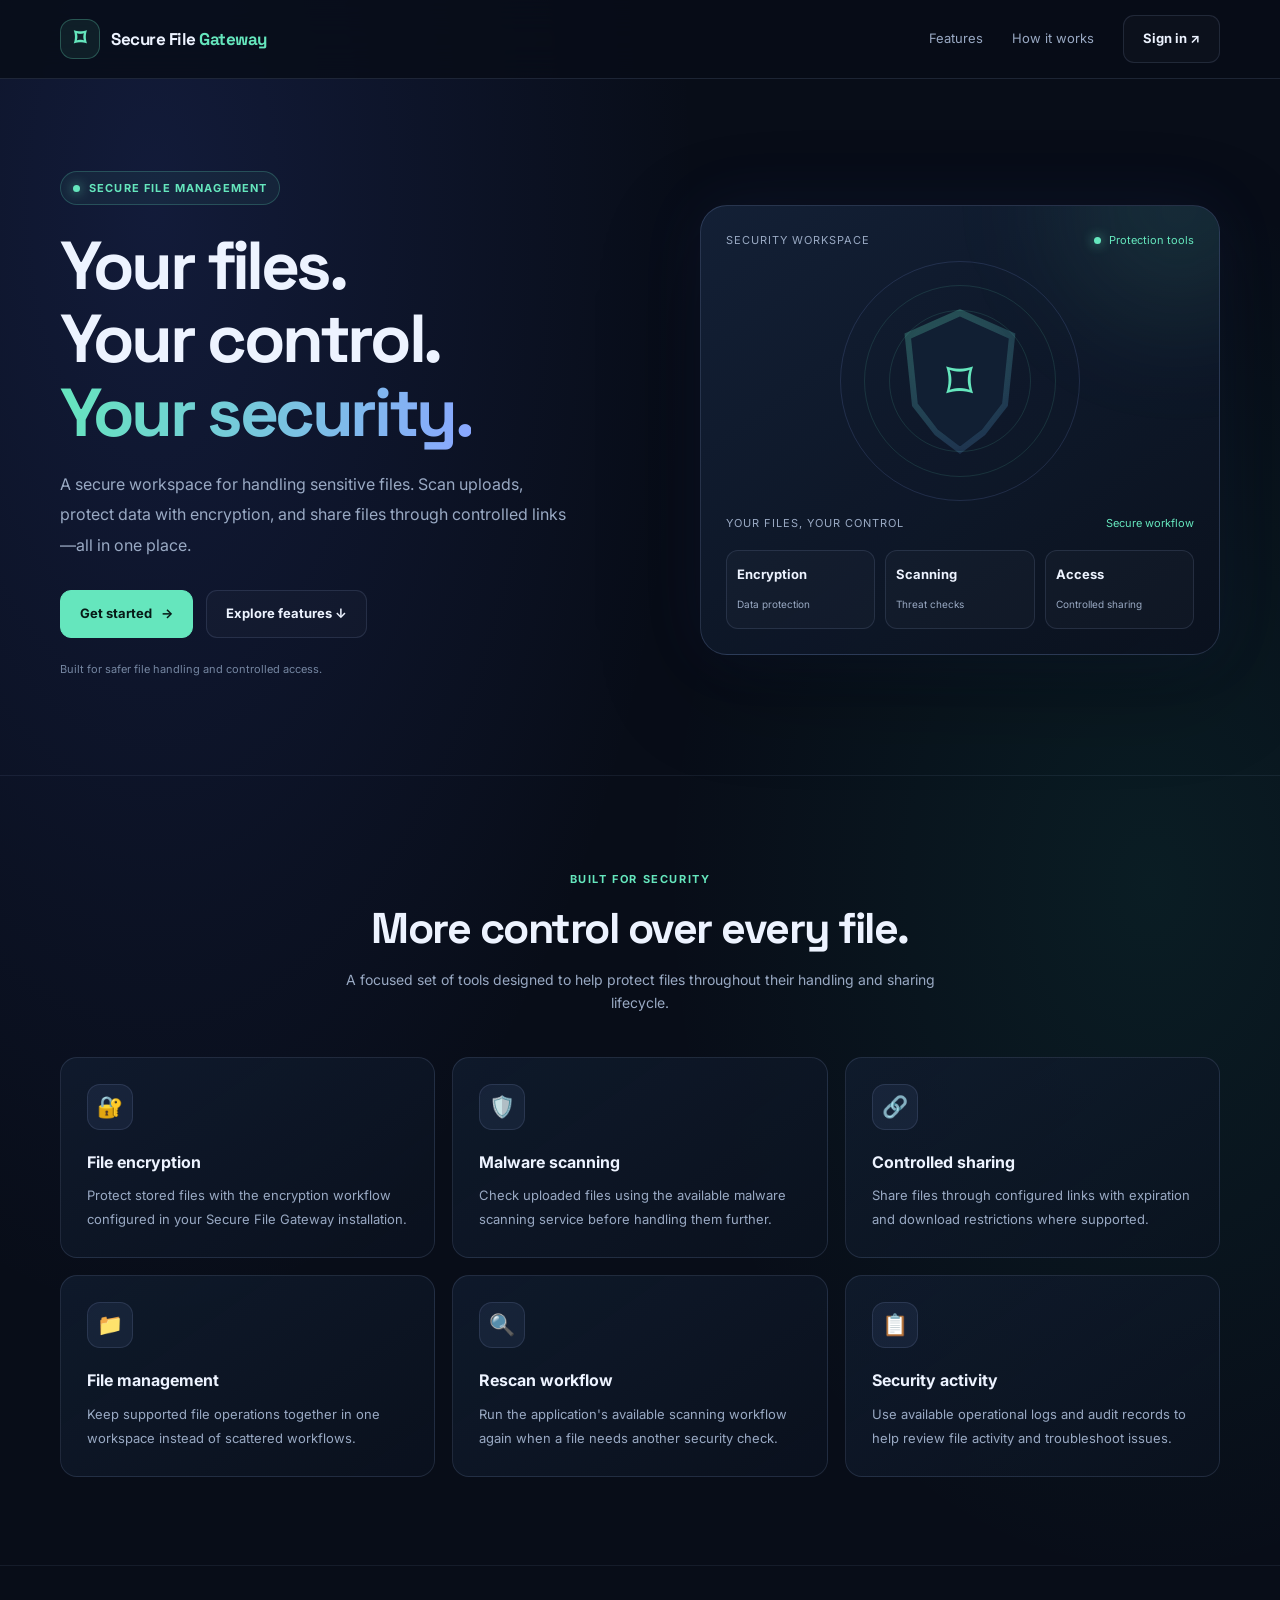
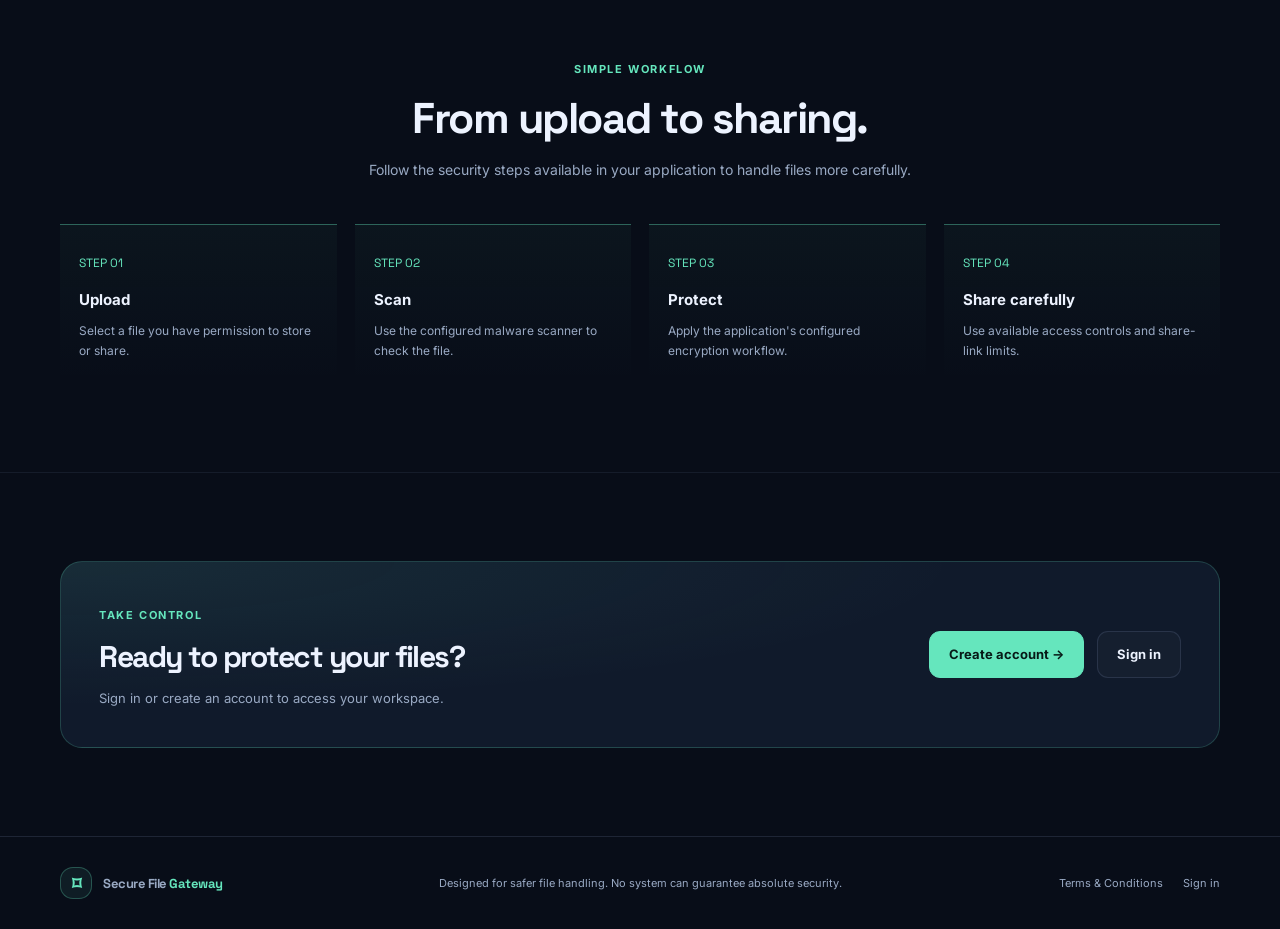
<file: templates/index.html>
<!DOCTYPE html>
<html lang="en">
<head>
    <meta charset="UTF-8">
    <meta name="viewport" content="width=device-width, initial-scale=1.0">
    <meta name="theme-color" content="#080d18">
    <meta name="description" content="Secure File Gateway helps you scan, encrypt, and share files with controlled access.">
    <title>Secure File Gateway | Protect What Matters</title>

    <link rel="preconnect" href="https://fonts.googleapis.com">
    <link rel="preconnect" href="https://fonts.gstatic.com" crossorigin>
    <link href="https://fonts.googleapis.com/css2?family=Inter:wght@400;500;600;700;800&family=Space+Grotesk:wght@400;500;600;700&display=swap" rel="stylesheet">

    <style>
        :root {
            color-scheme: dark;
            --bg: #080d18;
            --panel: #101a2b;
            --text: #edf3ff;
            --muted: #99a9c3;
            --blue: #8aa7ff;
            --green: #65e6bd;
            --border: rgba(155, 177, 220, .15);
        }

        * { box-sizing: border-box; }

        html {
            scroll-behavior: smooth;
            scroll-padding-top: 90px;
        }

        body {
            margin: 0;
            background:
                radial-gradient(ellipse at 12% 8%, rgba(65, 91, 210, .18), transparent 34%),
                radial-gradient(ellipse at 90% 35%, rgba(30, 190, 155, .09), transparent 30%),
                var(--bg);
            color: var(--text);
            font-family: 'Inter', sans-serif;
            line-height: 1.65;
        }

        a { color: inherit; text-decoration: none; }
        button, a { -webkit-tap-highlight-color: transparent; }

        .wrap {
            width: min(1160px, calc(100% - 44px));
            margin: auto;
        }

        .navbar {
            position: sticky;
            top: 0;
            z-index: 10;
            border-bottom: 1px solid var(--border);
            background: rgba(8, 13, 24, .82);
            backdrop-filter: blur(18px);
        }

        .nav-inner {
            min-height: 78px;
            display: flex;
            align-items: center;
            justify-content: space-between;
            gap: 24px;
        }

        .brand {
            display: flex;
            align-items: center;
            gap: 11px;
            font-family: 'Space Grotesk', sans-serif;
            font-weight: 700;
            font-size: 17px;
            letter-spacing: -.5px;
            white-space: nowrap;
        }

        .brand-icon {
            width: 40px;
            height: 40px;
            display: grid;
            place-items: center;
            border: 1px solid rgba(101, 230, 189, .28);
            border-radius: 13px;
            color: var(--green);
            background: rgba(101, 230, 189, .08);
            font-size: 23px;
        }

        .brand em {
            color: var(--green);
            font-style: normal;
        }

        .nav-links {
            display: flex;
            align-items: center;
            gap: 29px;
            font-size: 13px;
            color: var(--muted);
        }

        .nav-links a:hover { color: var(--text); }

        .button {
            display: inline-flex;
            justify-content: center;
            align-items: center;
            gap: 9px;
            padding: 12px 19px;
            border-radius: 11px;
            border: 1px solid var(--border);
            font-size: 13px;
            font-weight: 700;
            transition: transform .2s ease, background .2s ease, border-color .2s ease;
        }

        .button:hover { transform: translateY(-2px); }

        .button-primary {
            background: var(--green);
            color: #071a17;
            border-color: var(--green);
        }

        .button-primary:hover { background: #8af3d0; }

        .button-secondary {
            background: rgba(255,255,255,.025);
            color: var(--text);
        }

        .button-secondary:hover {
            background: rgba(255,255,255,.07);
            border-color: rgba(155,177,220,.32);
        }

        .hero {
            min-height: 610px;
            padding: 92px 0 86px;
            display: grid;
            grid-template-columns: 1.05fr .95fr;
            align-items: center;
            gap: 65px;
        }

        .eyebrow {
            display: inline-flex;
            align-items: center;
            gap: 9px;
            padding: 7px 12px;
            border: 1px solid rgba(101,230,189,.22);
            border-radius: 100px;
            background: rgba(101,230,189,.06);
            color: var(--green);
            font-size: 11px;
            font-weight: 700;
            letter-spacing: 1.15px;
            text-transform: uppercase;
        }

        .status-dot {
            width: 7px;
            height: 7px;
            border-radius: 50%;
            background: var(--green);
            box-shadow: 0 0 12px rgba(101,230,189,.8);
        }

        h1, h2, h3, p { margin-top: 0; }

        h1 {
            margin: 24px 0 20px;
            max-width: 650px;
            font-family: 'Space Grotesk', sans-serif;
            font-size: clamp(43px, 5.3vw, 69px);
            line-height: 1.08;
            letter-spacing: -3.4px;
        }

        .gradient-text {
            color: var(--green);
            background: linear-gradient(100deg, var(--green), var(--blue));
            background-clip: text;
            -webkit-background-clip: text;
            -webkit-text-fill-color: transparent;
        }

        .hero-copy {
            max-width: 510px;
            color: var(--muted);
            font-size: 16px;
            line-height: 1.9;
        }

        .hero-actions {
            display: flex;
            flex-wrap: wrap;
            gap: 13px;
            margin-top: 30px;
        }

        .hero-note {
            margin-top: 22px;
            color: #7586a1;
            font-size: 11px;
        }

        .visual {
            position: relative;
            padding: 25px;
            border: 1px solid rgba(143,167,221,.21);
            border-radius: 27px;
            background: linear-gradient(145deg, rgba(21,34,57,.9), rgba(10,17,30,.88));
            box-shadow: 0 30px 100px rgba(0,0,0,.3), 0 0 65px rgba(84,119,255,.08);
            overflow: hidden;
        }

        .visual::before {
            content: "";
            position: absolute;
            width: 240px;
            height: 240px;
            top: -120px;
            right: -80px;
            background: rgba(101,230,189,.09);
            filter: blur(55px);
            border-radius: 50%;
        }

        .visual-top, .visual-bottom {
            position: relative;
            display: flex;
            align-items: center;
            justify-content: space-between;
            gap: 12px;
        }

        .visual-label {
            color: var(--muted);
            font-size: 11px;
            letter-spacing: 1px;
            text-transform: uppercase;
        }

        .live {
            color: var(--green);
            font-size: 11px;
        }

        .shield-stage {
            position: relative;
            min-height: 265px;
            display: grid;
            place-items: center;
        }

        .orbit {
            position: absolute;
            width: 240px;
            height: 240px;
            border: 1px solid rgba(138,167,255,.15);
            border-radius: 50%;
            animation: rotate 24s linear infinite;
        }

        .orbit::before, .orbit::after {
            content: "";
            position: absolute;
            border: 1px solid rgba(101,230,189,.13);
            border-radius: 50%;
        }

        .orbit::before { inset: 23px; }
        .orbit::after { inset: 48px; }

        .shield {
            position: relative;
            width: 126px;
            height: 145px;
            display: grid;
            place-items: center;
            clip-path: polygon(50% 0, 94% 17%, 88% 67%, 70% 87%, 50% 100%, 30% 87%, 12% 67%, 6% 17%);
            background: linear-gradient(150deg, rgba(101,230,189,.24), rgba(93,126,255,.15));
            filter: drop-shadow(0 0 28px rgba(101,230,189,.15));
        }

        .shield-inner {
            width: 111px;
            height: 130px;
            display: grid;
            place-items: center;
            clip-path: polygon(50% 0, 94% 17%, 88% 67%, 70% 87%, 50% 100%, 30% 87%, 12% 67%, 6% 17%);
            background: #111f33;
            color: var(--green);
            font-size: 53px;
        }

        .visual-stats {
            position: relative;
            display: grid;
            grid-template-columns: repeat(3, 1fr);
            gap: 10px;
        }

        .stat {
            padding: 13px 10px;
            border: 1px solid var(--border);
            border-radius: 12px;
            background: rgba(255,255,255,.025);
        }

        .stat strong {
            display: block;
            font-size: 13px;
            margin-bottom: 3px;
        }

        .stat span {
            color: var(--muted);
            font-size: 10px;
        }

        .section {
            padding: 88px 0;
            border-top: 1px solid rgba(155,177,220,.09);
        }

        .section-heading {
            max-width: 650px;
            margin: 0 auto 43px;
            text-align: center;
        }

        .section-kicker {
            color: var(--green);
            font-size: 11px;
            font-weight: 700;
            letter-spacing: 1.6px;
            text-transform: uppercase;
        }

        h2 {
            margin: 13px 0;
            font-family: 'Space Grotesk', sans-serif;
            font-size: clamp(30px, 4vw, 43px);
            line-height: 1.2;
            letter-spacing: -1.5px;
        }

        .section-heading p {
            color: var(--muted);
            font-size: 14px;
        }

        .features {
            display: grid;
            grid-template-columns: repeat(3, 1fr);
            gap: 17px;
        }

        .feature {
            padding: 26px;
            border: 1px solid var(--border);
            border-radius: 17px;
            background: linear-gradient(145deg, rgba(17,29,48,.78), rgba(11,19,32,.7));
            transition: transform .2s ease, border-color .2s ease;
        }

        .feature:hover {
            transform: translateY(-4px);
            border-color: rgba(101,230,189,.28);
        }

        .feature-icon {
            width: 46px;
            height: 46px;
            display: grid;
            place-items: center;
            border: 1px solid var(--border);
            border-radius: 13px;
            background: rgba(138,167,255,.08);
            font-size: 21px;
        }

        .feature h3 {
            margin: 19px 0 8px;
            font-size: 16px;
        }

        .feature p {
            margin-bottom: 0;
            color: var(--muted);
            font-size: 13px;
            line-height: 1.85;
        }

        .steps {
            display: grid;
            grid-template-columns: repeat(4, 1fr);
            gap: 18px;
        }

        .step {
            padding: 23px 19px;
            border-top: 1px solid rgba(101,230,189,.4);
            background: linear-gradient(180deg, rgba(101,230,189,.035), transparent);
        }

        .step-number {
            color: var(--green);
            font-family: 'Space Grotesk', sans-serif;
            font-size: 12px;
        }

        .step h3 {
            margin: 14px 0 8px;
            font-size: 15px;
        }

        .step p {
            margin-bottom: 0;
            color: var(--muted);
            font-size: 12px;
        }

        .cta {
            display: flex;
            align-items: center;
            justify-content: space-between;
            gap: 28px;
            padding: 38px;
            border: 1px solid rgba(101,230,189,.2);
            border-radius: 22px;
            background:
                radial-gradient(ellipse at 0% 0%, rgba(101,230,189,.09), transparent 55%),
                #101a2b;
        }

        .cta h2 { font-size: 30px; }
        .cta p { margin-bottom: 0; color: var(--muted); font-size: 13px; }

        .footer {
            padding: 30px 0;
            border-top: 1px solid var(--border);
            color: var(--muted);
            font-size: 11px;
        }

        .footer-inner {
            display: flex;
            align-items: center;
            justify-content: space-between;
            gap: 20px;
            flex-wrap: wrap;
        }

        .footer-links { display: flex; gap: 20px; }
        .footer a:hover { color: var(--green); }

        @keyframes rotate {
            to { transform: rotate(360deg); }
        }

        @media (max-width: 900px) {
            .hero { grid-template-columns: 1fr; gap: 42px; padding-top: 70px; }
            .hero-copy { max-width: 650px; }
            .visual { max-width: 560px; width: 100%; margin: auto; }
            .features { grid-template-columns: repeat(2, 1fr); }
            .steps { grid-template-columns: repeat(2, 1fr); }
        }

        @media (max-width: 600px) {
            .wrap { width: min(100% - 30px, 1160px); }
            .nav-inner { min-height: 68px; }
            .brand { font-size: 14px; }
            .brand-icon { width: 35px; height: 35px; }
            .nav-links { gap: 12px; }
            .nav-links .optional { display: none; }
            .nav-links .button { padding: 10px 12px; font-size: 12px; }
            .hero { min-height: auto; padding: 61px 0; }
            h1 { letter-spacing: -2px; }
            .hero-copy { font-size: 14px; }
            .visual { padding: 17px; border-radius: 20px; }
            .shield-stage { min-height: 230px; }
            .orbit { width: 205px; height: 205px; }
            .features, .steps { grid-template-columns: 1fr; }
            .section { padding: 65px 0; }
            .feature { padding: 23px; }
            .cta { padding: 25px; align-items: flex-start; flex-direction: column; }
            .footer-inner { align-items: flex-start; flex-direction: column; }
        }

        @media (prefers-reduced-motion: reduce) {
            *, *::before, *::after {
                animation-duration: .01ms !important;
                animation-iteration-count: 1 !important;
                scroll-behavior: auto !important;
                transition-duration: .01ms !important;
            }
        }
    </style>
</head>

<body>
<header class="navbar">
    <div class="wrap nav-inner">
        <a class="brand" href="/">
            <span class="brand-icon">⌑</span>
            <span>Secure File <em>Gateway</em></span>
        </a>

        <nav class="nav-links" aria-label="Main navigation">
            <a class="optional" href="#features">Features</a>
            <a class="optional" href="#how-it-works">How it works</a>
            <a class="button button-secondary" href="/login">Sign in ↗</a>
        </nav>
    </div>
</header>

<main>
    <section class="wrap hero">
        <div>
            <span class="eyebrow">
                <span class="status-dot"></span>
                Secure file management
            </span>

            <h1>
                Your files.<br>
                Your control.<br>
                <span class="gradient-text">Your security.</span>
            </h1>

            <p class="hero-copy">
                A secure workspace for handling sensitive files.
                Scan uploads, protect data with encryption, and share
                files through controlled links—all in one place.
            </p>

            <div class="hero-actions">
                <a class="button button-primary" href="/register">
                    Get started <span aria-hidden="true">→</span>
                </a>
                <a class="button button-secondary" href="#features">
                    Explore features ↓
                </a>
            </div>

            <p class="hero-note">
                Built for safer file handling and controlled access.
            </p>
        </div>

        <div class="visual" aria-label="Illustration of a protected file workspace">
            <div class="visual-top">
                <span class="visual-label">Security workspace</span>
                <span class="live"><span class="status-dot" style="display:inline-block;margin-right:5px"></span> Protection tools</span>
            </div>

            <div class="shield-stage">
                <div class="orbit"></div>
                <div class="shield">
                    <div class="shield-inner">⌑</div>
                </div>
            </div>

            <div class="visual-bottom">
                <span class="visual-label">Your files, your control</span>
                <span class="live">Secure workflow</span>
            </div>

            <div class="visual-stats" style="margin-top:18px">
                <div class="stat">
                    <strong>Encryption</strong>
                    <span>Data protection</span>
                </div>
                <div class="stat">
                    <strong>Scanning</strong>
                    <span>Threat checks</span>
                </div>
                <div class="stat">
                    <strong>Access</strong>
                    <span>Controlled sharing</span>
                </div>
            </div>
        </div>
    </section>

    <section class="section" id="features">
        <div class="wrap">
            <div class="section-heading">
                <span class="section-kicker">Built for security</span>
                <h2>More control over every file.</h2>
                <p>
                    A focused set of tools designed to help protect files
                    throughout their handling and sharing lifecycle.
                </p>
            </div>

            <div class="features">
                <article class="feature">
                    <div class="feature-icon" aria-hidden="true">🔐</div>
                    <h3>File encryption</h3>
                    <p>
                        Protect stored files with the encryption workflow
                        configured in your Secure File Gateway installation.
                    </p>
                </article>

                <article class="feature">
                    <div class="feature-icon" aria-hidden="true">🛡️</div>
                    <h3>Malware scanning</h3>
                    <p>
                        Check uploaded files using the available malware
                        scanning service before handling them further.
                    </p>
                </article>

                <article class="feature">
                    <div class="feature-icon" aria-hidden="true">🔗</div>
                    <h3>Controlled sharing</h3>
                    <p>
                        Share files through configured links with expiration
                        and download restrictions where supported.
                    </p>
                </article>

                <article class="feature">
                    <div class="feature-icon" aria-hidden="true">📁</div>
                    <h3>File management</h3>
                    <p>
                        Keep supported file operations together in one
                        workspace instead of scattered workflows.
                    </p>
                </article>

                <article class="feature">
                    <div class="feature-icon" aria-hidden="true">🔍</div>
                    <h3>Rescan workflow</h3>
                    <p>
                        Run the application's available scanning workflow
                        again when a file needs another security check.
                    </p>
                </article>

                <article class="feature">
                    <div class="feature-icon" aria-hidden="true">📋</div>
                    <h3>Security activity</h3>
                    <p>
                        Use available operational logs and audit records
                        to help review file activity and troubleshoot issues.
                    </p>
                </article>
            </div>
        </div>
    </section>

    <section class="section" id="how-it-works">
        <div class="wrap">
            <div class="section-heading">
                <span class="section-kicker">Simple workflow</span>
                <h2>From upload to sharing.</h2>
                <p>
                    Follow the security steps available in your application
                    to handle files more carefully.
                </p>
            </div>

            <div class="steps">
                <article class="step">
                    <span class="step-number">STEP 01</span>
                    <h3>Upload</h3>
                    <p>Select a file you have permission to store or share.</p>
                </article>

                <article class="step">
                    <span class="step-number">STEP 02</span>
                    <h3>Scan</h3>
                    <p>Use the configured malware scanner to check the file.</p>
                </article>

                <article class="step">
                    <span class="step-number">STEP 03</span>
                    <h3>Protect</h3>
                    <p>Apply the application's configured encryption workflow.</p>
                </article>

                <article class="step">
                    <span class="step-number">STEP 04</span>
                    <h3>Share carefully</h3>
                    <p>Use available access controls and share-link limits.</p>
                </article>
            </div>
        </div>
    </section>

    <section class="section">
        <div class="wrap">
            <div class="cta">
                <div>
                    <span class="section-kicker">Take control</span>
                    <h2>Ready to protect your files?</h2>
                    <p>Sign in or create an account to access your workspace.</p>
                </div>

                <div class="hero-actions" style="margin-top:0">
                    <a class="button button-primary" href="/register">Create account →</a>
                    <a class="button button-secondary" href="/login">Sign in</a>
                </div>
            </div>
        </div>
    </section>
</main>

<footer class="footer">
    <div class="wrap footer-inner">
        <a class="brand" href="/" style="font-size:13px">
            <span class="brand-icon" style="width:32px;height:32px;font-size:18px">⌑</span>
            <span>Secure File <em>Gateway</em></span>
        </a>

        <span>Designed for safer file handling. No system can guarantee absolute security.</span>

        <div class="footer-links">
            <a href="{{ url_for('terms') }}">Terms &amp; Conditions</a>
            <a href="/login">Sign in</a>
        </div>
    </div>
</footer>
</body>
</html>
</file>
